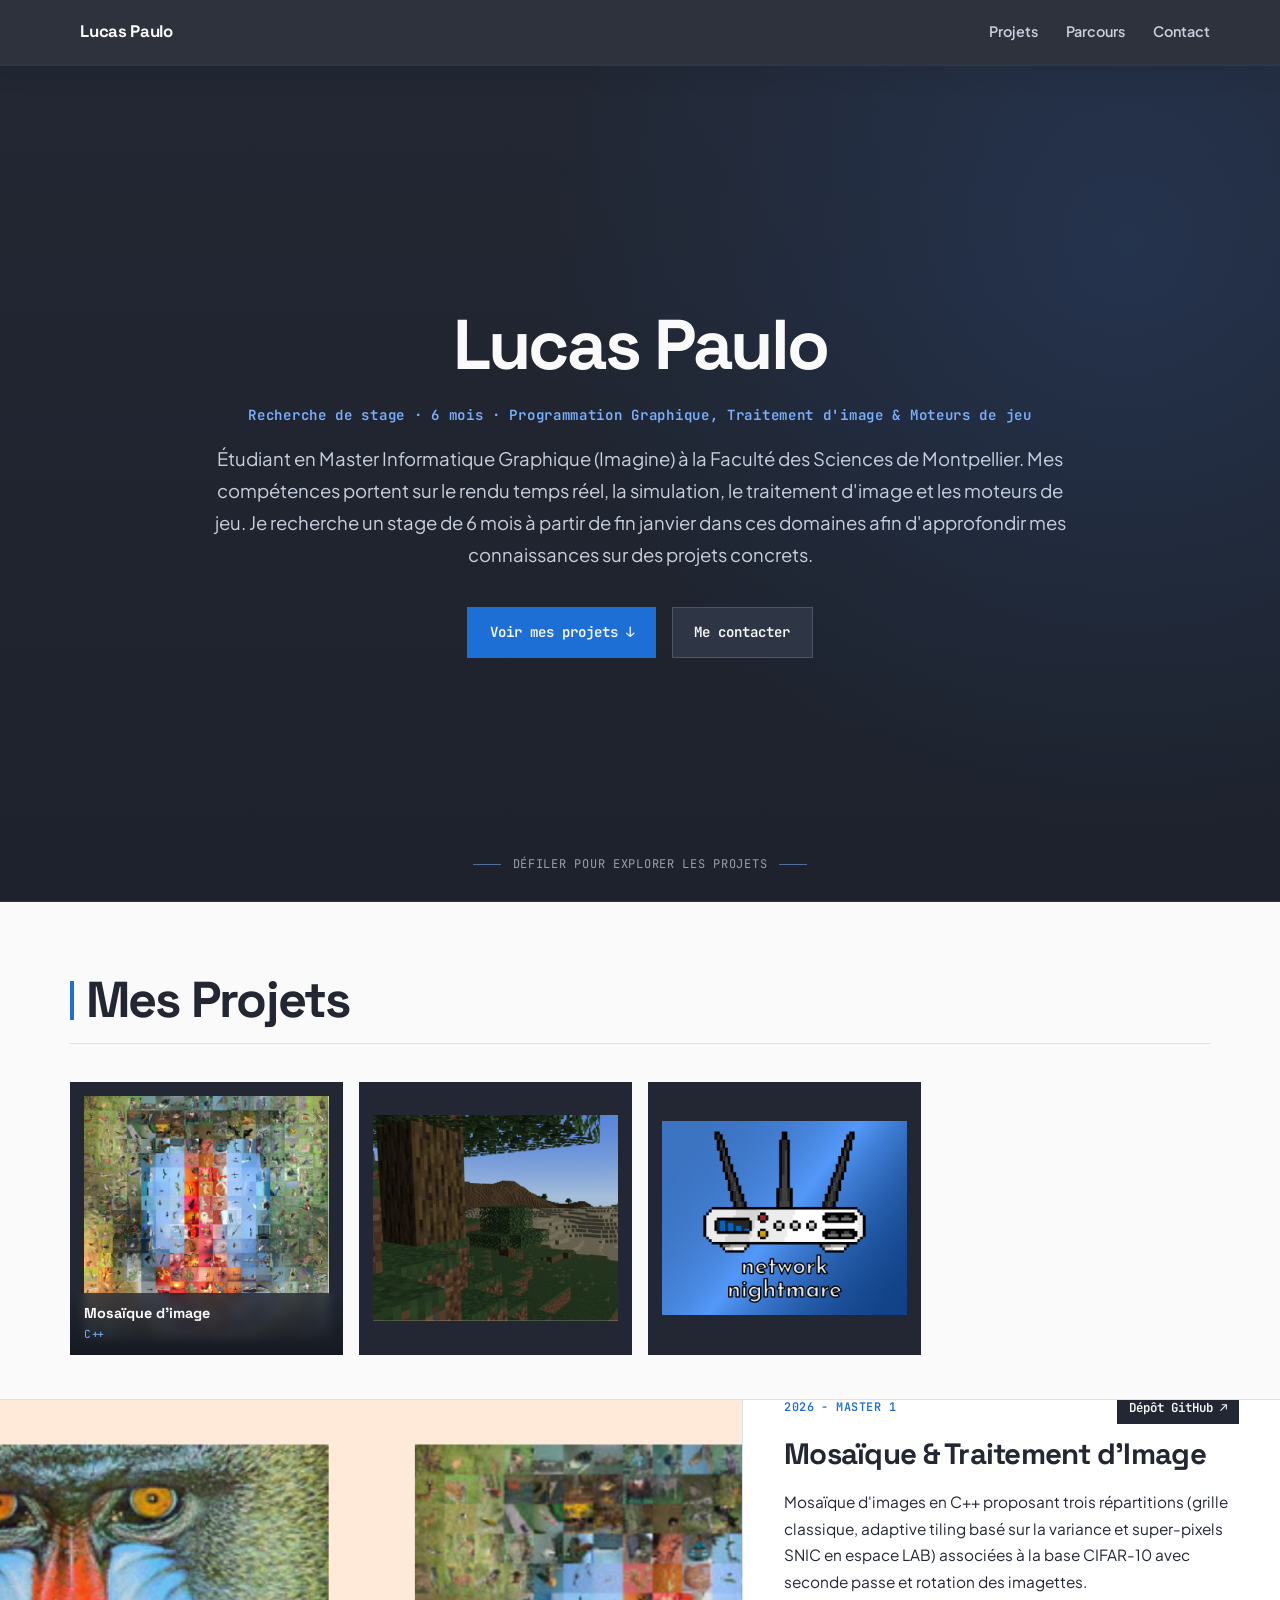
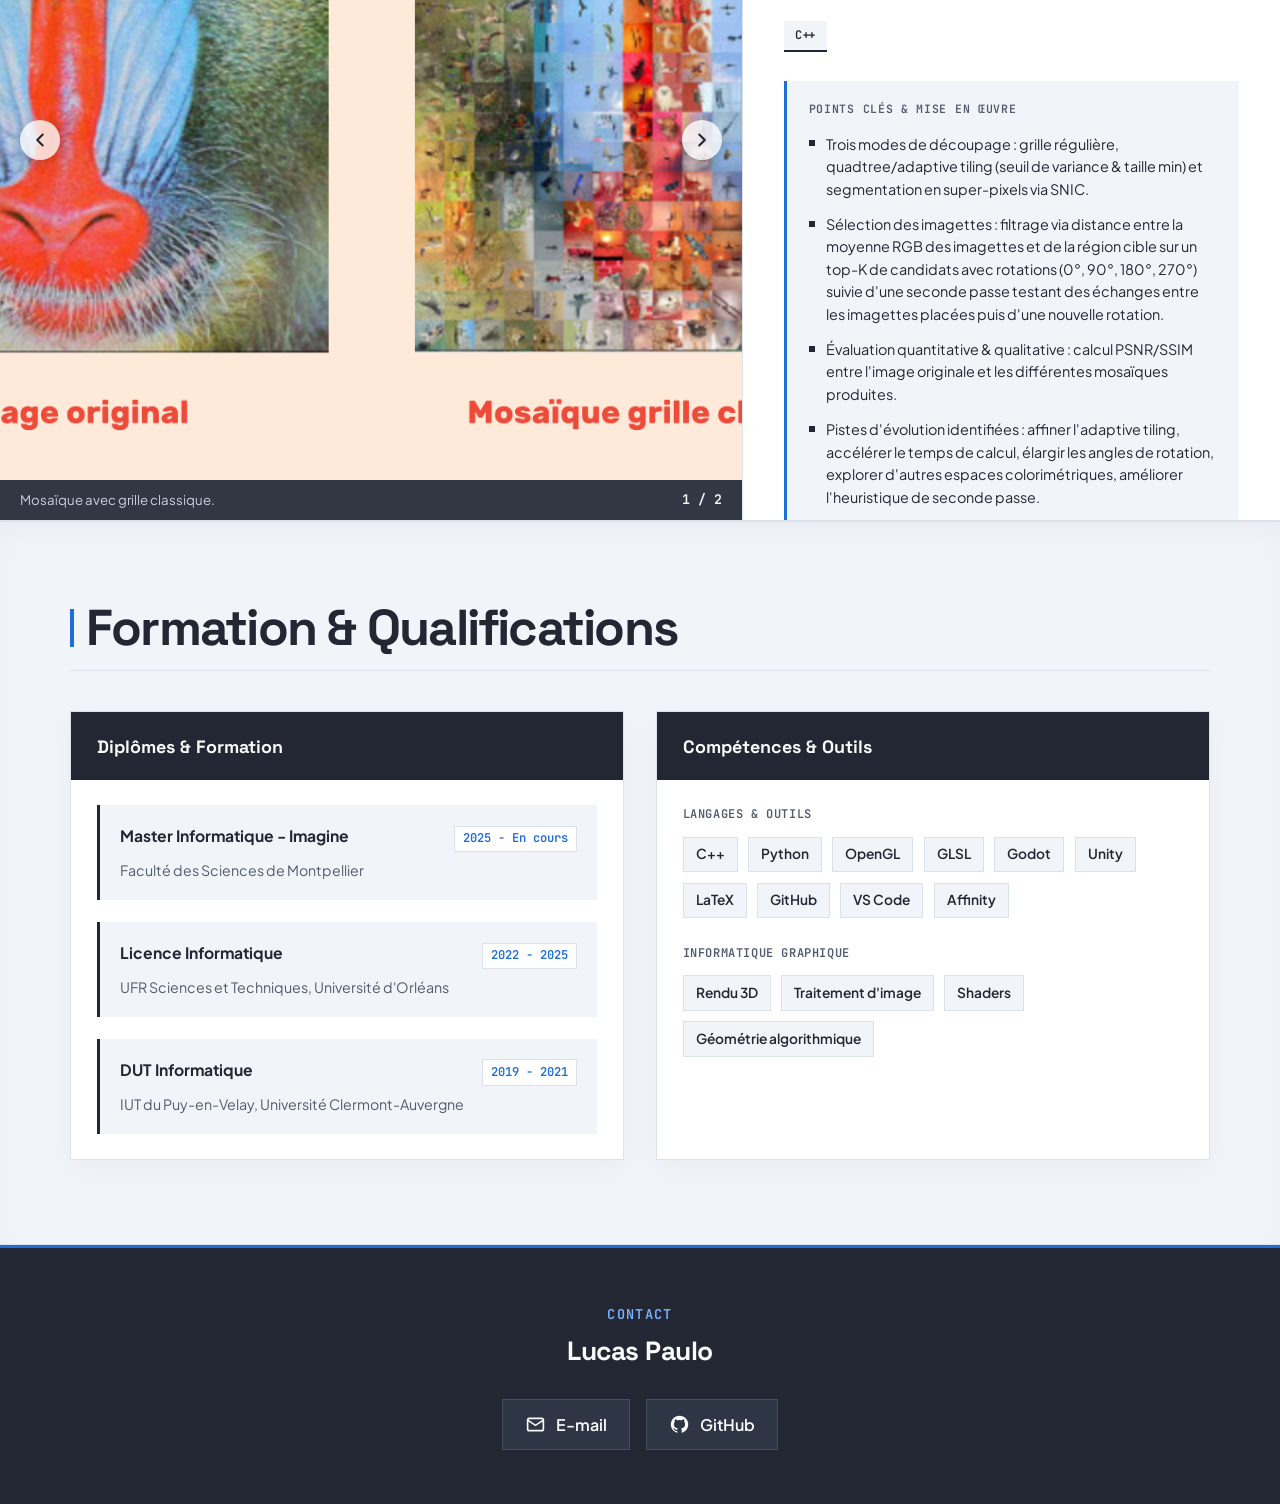
<file: index.html>
<!DOCTYPE html>
<html lang="fr">
<head>
  <meta charset="UTF-8" />
  <meta name="viewport" content="width=device-width, initial-scale=1.0" />
  <title>Lucas Paulo</title>
  <link rel="preconnect" href="https://fonts.googleapis.com" />
  <link rel="preconnect" href="https://fonts.gstatic.com" crossorigin />
  <link
    href="https://fonts.googleapis.com/css2?family=JetBrains+Mono:wght@500;600&family=Plus+Jakarta+Sans:wght@400;500;600;700&family=Space+Grotesk:wght@500;600;700&display=swap"
    rel="stylesheet"
  />
  <link rel="stylesheet" href="assets/css/main.css" />
</head>
<body>
  <!-- Navbar persistante au défilement -->
  <header class="site-header">
    <div class="container header-inner">
      <a href="#" class="brand">
        <span class="brand-mark" aria-hidden="true"></span>
        <span>Lucas Paulo</span>
      </a>
      <nav class="nav" aria-label="Navigation principale">
        <a href="#projets">Projets</a>
        <a href="#parcours">Parcours</a>
        <a href="#contact">Contact</a>
      </nav>
    </div>
  </header>

  <main>
    <!-- Bandeau de présentation contrasté (#222733) -->
    <section class="hero-band" aria-labelledby="hero-title">
      <div class="container hero-content">
        <h1 id="hero-title">Lucas Paulo</h1>
        <p class="eyebrow">Recherche de stage · 6 mois · Programmation Graphique, Traitement d'image &amp; Moteurs de jeu</p>
        <p class="hero-bio">
          Étudiant en Master Informatique Graphique (Imagine) à la Faculté des Sciences de Montpellier.
           Mes compétences portent sur le rendu temps réel, la simulation, le traitement d'image et les moteurs de jeu.
           Je recherche un stage de 6 mois à partir de fin janvier dans ces domaines afin d'approfondir mes connaissances sur des projets concrets.
        </p>

        <div class="hero-actions">
          <a href="#projets" class="hero-btn hero-btn--primary">Voir mes projets ↓</a>
          <a href="#contact" class="hero-btn hero-btn--secondary">Me contacter</a>
        </div>
      </div>

      <div class="container hero-scroll-hint" aria-hidden="true">
        <span>Défiler pour explorer les projets</span>
      </div>
    </section>

    <!-- Section Projets : Grand titre "Mes Projets" + Sélecteur + Visionneuse horizontale -->
    <section id="projets" class="projects-section" aria-labelledby="projects-title">
      <div class="container">
        <div class="projects-title-wrap">
          <h2 id="projects-title">Mes Projets</h2>
        </div>

        <!-- Sélecteur épuré sans bordure ni arrondi : bandeau info au survol -->
        <div class="project-selector" role="tablist" aria-label="Liste des projets">
          <button
            type="button"
            class="selector-item is-active"
            role="tab"
            aria-selected="true"
            data-project="0"
          >
            <img
              src="assets/img/Mosaique_logo.png"
              alt="Miniature Projet Mosaïque d'Images"
            />
            <span class="selector-drawer">
              <span class="selector-title">Mosaïque d'image</span>
              <span class="selector-sub">C++</span>
            </span>
          </button>

          <button
            type="button"
            class="selector-item"
            role="tab"
            aria-selected="false"
            data-project="1"
          >
            <img
              src="assets/img/Moteur_Voxel_logo.png"
              alt="Miniature Projet Minecraft 3D"
            />
            <span class="selector-drawer">
              <span class="selector-title">Moteur de jeu Voxel</span>
              <span class="selector-sub">C++ · OpenGL</span>
            </span>
          </button>

          <button
            type="button"
            class="selector-item"
            role="tab"
            aria-selected="false"
            data-project="2"
          >
            <img
              src="assets/img/network-nightmare_logo.png"
              alt="Miniature Network Nightmare"
            />
            <span class="selector-drawer">
              <span class="selector-title">Network Nightmare</span>
              <span class="selector-sub">Godot · Puzzle Game</span>
            </span>
          </button>
        </div>
      </div>

      <!-- Visionneuse horizontale pleine largeur : Image à gauche, Informations à droite -->
      <article class="project-viewer" aria-live="polite">
        <div class="viewer-horizontal-grid">
          <!-- Colonne gauche : Visuel + zones latérales à dégradé translucide -->
          <div class="viewer-media-pane">
            <div class="viewer-image-frame">
              <img
                id="viewer-image"
                src="https://placehold.co/1400x900/222733/FAFAFA?text=Mosaique+Image+-+Visuel+1"
                alt="Visuel du projet sélectionné"
              />

              <button
                type="button"
                class="media-nav media-nav-prev"
                id="btn-prev-img"
                aria-label="Image précédente"
              >
                <span class="nav-icon" aria-hidden="true">
                  <svg width="22" height="22" viewBox="0 0 24 24" fill="none" stroke="currentColor" stroke-width="2.3" stroke-linecap="round" stroke-linejoin="round">
                    <polyline points="15 18 9 12 15 6"></polyline>
                  </svg>
                </span>
              </button>

              <button
                type="button"
                class="media-nav media-nav-next"
                id="btn-next-img"
                aria-label="Image suivante"
              >
                <span class="nav-icon" aria-hidden="true">
                  <svg width="22" height="22" viewBox="0 0 24 24" fill="none" stroke="currentColor" stroke-width="2.3" stroke-linecap="round" stroke-linejoin="round">
                    <polyline points="9 18 15 12 9 6"></polyline>
                  </svg>
                </span>
              </button>
            </div>

            <div class="media-bar">
              <span id="viewer-caption">Placeholder : visuel de présentation de la mosaïque d'images.</span>
              <span id="viewer-counter" class="media-counter">1 / 2</span>
            </div>
          </div>

          <!-- Colonne droite : Informations & points clés du projet -->
          <div class="viewer-info-pane">
            <div class="viewer-kicker-row">
              <span id="viewer-context" class="viewer-context">Projet_Compression_Traitement_Image · Imagerie</span>
              <div class="viewer-links">
                <a
                  id="viewer-repo"
                  href="https://github.com/Chinkies"
                  target="_blank"
                  rel="noopener noreferrer"
                  class="repo-link"
                >
                  Dépôt GitHub ↗
                </a>
                <a
                  id="viewer-itchio"
                  href="#"
                  target="_blank"
                  rel="noopener noreferrer"
                  class="repo-link"
                  style="display: none;"
                >
                  itch.io ↗
                </a>
              </div>
            </div>

            <h3 id="viewer-title">Mosaïque &amp; Traitement d'Image</h3>
            <p id="viewer-desc" class="viewer-desc">
              Projet orienté traitement et compression d'image centré sur la génération de mosaïques : découpage d'une
              image cible en régions/tuiles et association avec des images sources selon leurs caractéristiques visuelles.
            </p>

            <div id="viewer-tags" class="viewer-tags">
              <span>Traitement d'image</span>
              <span>Mosaïque</span>
              <span>C++ / Python</span>
            </div>

            <div class="viewer-highlights-box">
              <span class="side-panel-label">Points clés &amp; mise en œuvre</span>
              <ul id="viewer-highlights" class="viewer-highlights">
                <li>Analyse des couleurs / motifs des tuiles et correspondance avec une banque d'images.</li>
                <li>Assemblage et ajustement visuel pour préserver la lisibilité globale de l'image cible.</li>
              </ul>
            </div>
          </div>
        </div>
      </article>
    </section>

    <!-- Section Formation & Qualifications revisitée -->
    <section id="parcours" class="credentials-band" aria-labelledby="credentials-title">
      <div class="container">
        <div class="credentials-header">
          <h2 id="credentials-title">Formation &amp; Qualifications</h2>
        </div>

        <div class="credentials-grid">
          <div class="credential-panel">
            <div class="panel-top">
              <h3>Diplômes &amp; Formation</h3>
            </div>

            <div class="credential-entries">
              <div class="credential-entry">
                <div class="entry-head">
                  <strong>Master Informatique - Imagine</strong>
                  <span class="entry-period">2025 - En cours</span>
                </div>
                <p class="entry-place">Faculté des Sciences de Montpellier</p>
              </div>

              <div class="credential-entry">
                <div class="entry-head">
                  <strong>Licence Informatique</strong>
                  <span class="entry-period">2022 - 2025</span>
                </div>
                <p class="entry-place">UFR Sciences et Techniques, Université d'Orléans</p>
              </div>

              <div class="credential-entry">
                <div class="entry-head">
                  <strong>DUT Informatique</strong>
                  <span class="entry-period">2019 - 2021</span>
                </div>
                <p class="entry-place">IUT du Puy-en-Velay, Université Clermont-Auvergne</p>
              </div>
            </div>
          </div>

          <div class="credential-panel">
            <div class="panel-top">
              <h3>Compétences &amp; Outils</h3>
            </div>

            <div class="skill-groups">
              <div class="skill-group">
                <span class="skill-group-title">Langages &amp; Outils</span>
                <div class="skill-pills">
                  <span>C++</span>
                  <span>Python</span>
                  <span>OpenGL</span>
                  <span>GLSL</span>
                  <span>Godot</span>
                  <span>Unity</span>
                  <span>LaTeX</span>
                  <span>GitHub</span>
                  <span>VS Code</span>
                  <span>Affinity</span>
                </div>
              </div>

              <div class="skill-group">
                <span class="skill-group-title">Informatique graphique</span>
                <div class="skill-pills">
                  <span>Rendu 3D</span>
                  <span>Traitement d'image</span>
                  <span>Shaders</span>
                  <span>Géométrie algorithmique</span>
                </div>
              </div>
            </div>
          </div>
        </div>
      </div>
    </section>
  </main>

  <!-- Footer Contact stylisé -->
  <footer id="contact" class="site-footer">
    <div class="container footer-inner">
      <div class="footer-identity">
        <span class="footer-mono">CONTACT</span>
        <p class="footer-label">Lucas Paulo</p>
      </div>

      <div class="contact-links">
        <a href="mailto:lpadressepro@gmail.com" aria-label="Envoyer un e-mail">
          <svg width="21" height="21" viewBox="0 0 24 24" fill="none" stroke="currentColor" stroke-width="1.9" aria-hidden="true">
            <rect x="3" y="5" width="18" height="14" rx="2" />
            <path d="m3 7 9 6 9-6" />
          </svg>
          <span>E-mail</span>
        </a>
        <a href="https://github.com/Chinkies" target="_blank" rel="noopener noreferrer" aria-label="Profil GitHub">
          <svg width="21" height="21" viewBox="0 0 24 24" fill="currentColor" aria-hidden="true">
            <path d="M12 2a10 10 0 0 0-3.16 19.49c.5.09.68-.22.68-.48v-1.7c-2.78.6-3.37-1.34-3.37-1.34-.45-1.15-1.11-1.46-1.11-1.46-.91-.62.07-.61.07-.61 1 .07 1.53 1.03 1.53 1.03.89 1.52 2.34 1.08 2.91.83.09-.65.35-1.09.63-1.34-2.22-.25-4.55-1.11-4.55-4.94 0-1.09.39-1.98 1.03-2.68-.1-.25-.45-1.27.1-2.64 0 0 .84-.27 2.75 1.02a9.56 9.56 0 0 1 5 0c1.91-1.29 2.75-1.02 2.75-1.02.55 1.37.2 2.39.1 2.64.64.7 1.03 1.59 1.03 2.68 0 3.84-2.34 4.68-4.57 4.93.36.31.68.92.68 1.85v2.75c0 .27.18.58.69.48A10 10 0 0 0 12 2Z" />
          </svg>
          <span>GitHub</span>
        </a>
      </div>
    </div>
  </footer>

  <script src="assets/js/projects.js"></script>
</body>
</html>
</file>
<file: assets/css/main.css>
@import url("./base.css");
@import url("./layout.css");
@import url("./projects.css");
@import url("./credentials.css");
@import url("./responsive.css");
</file>
